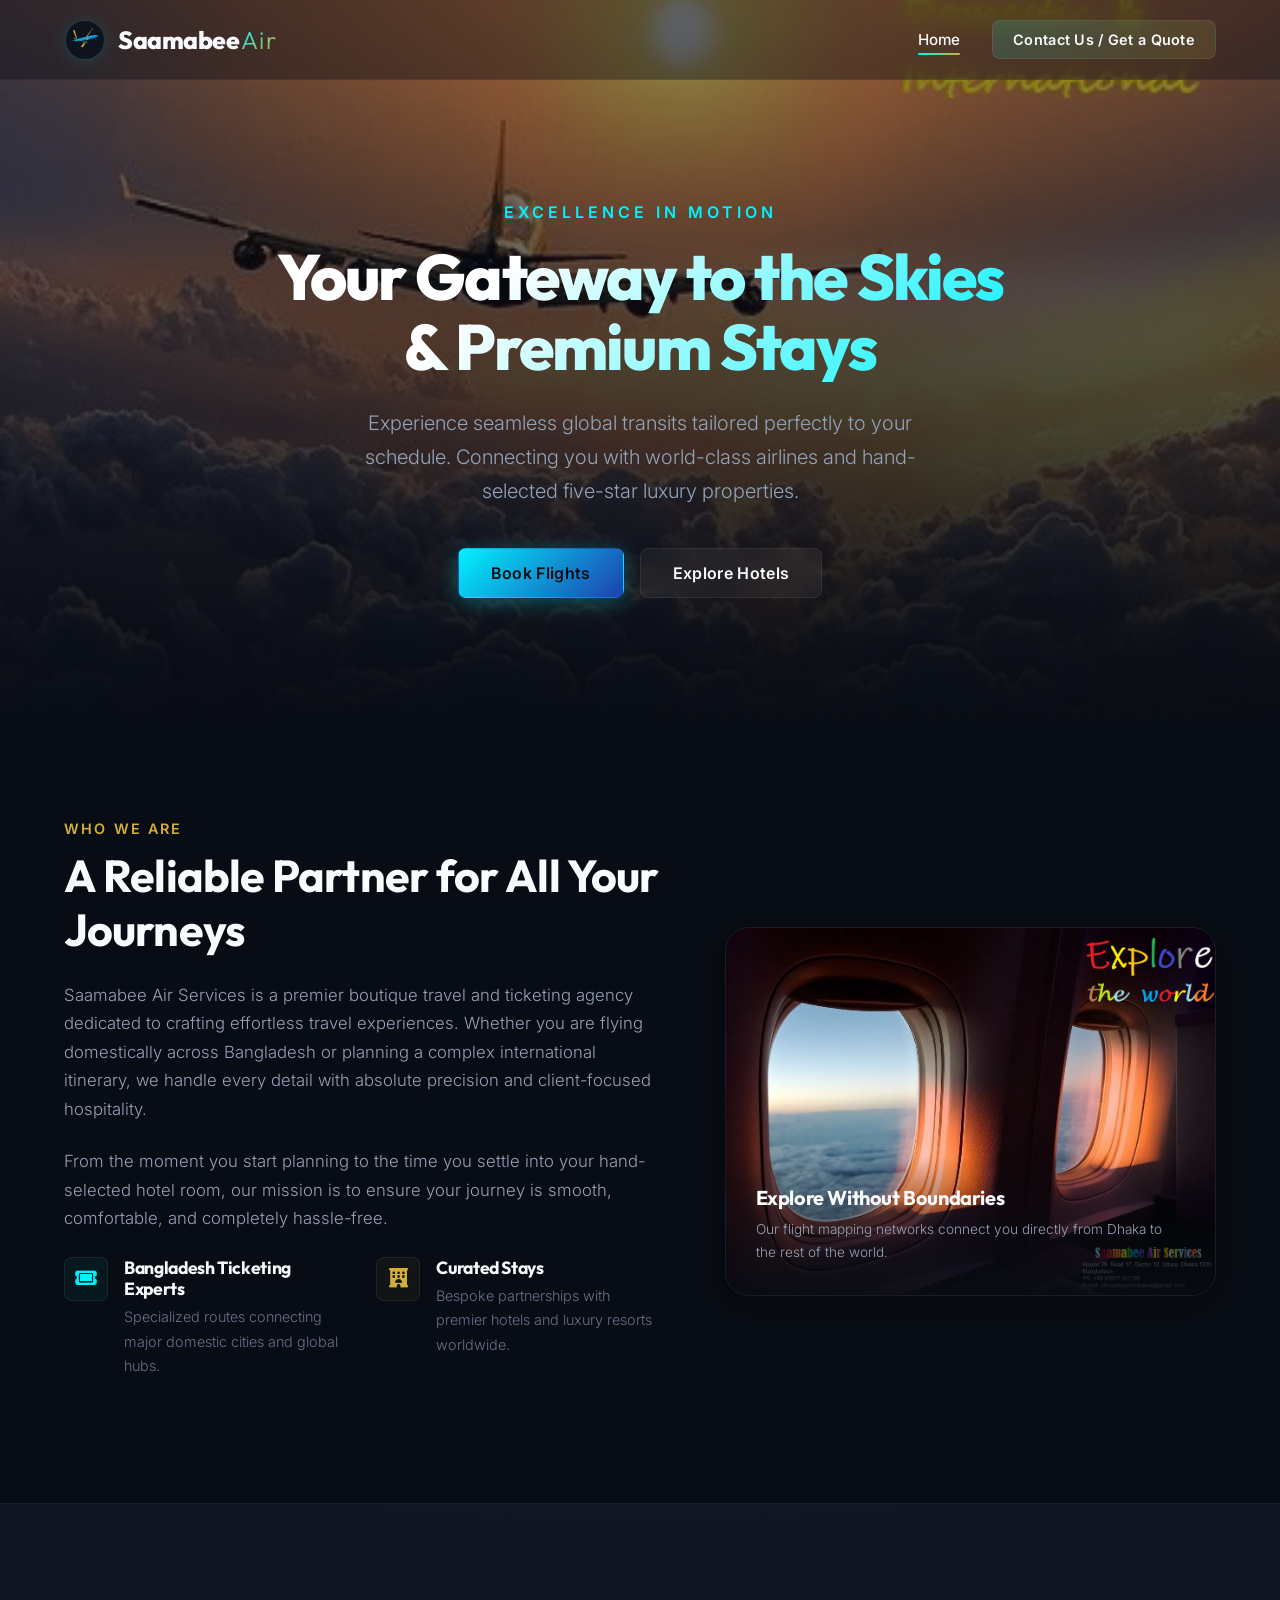
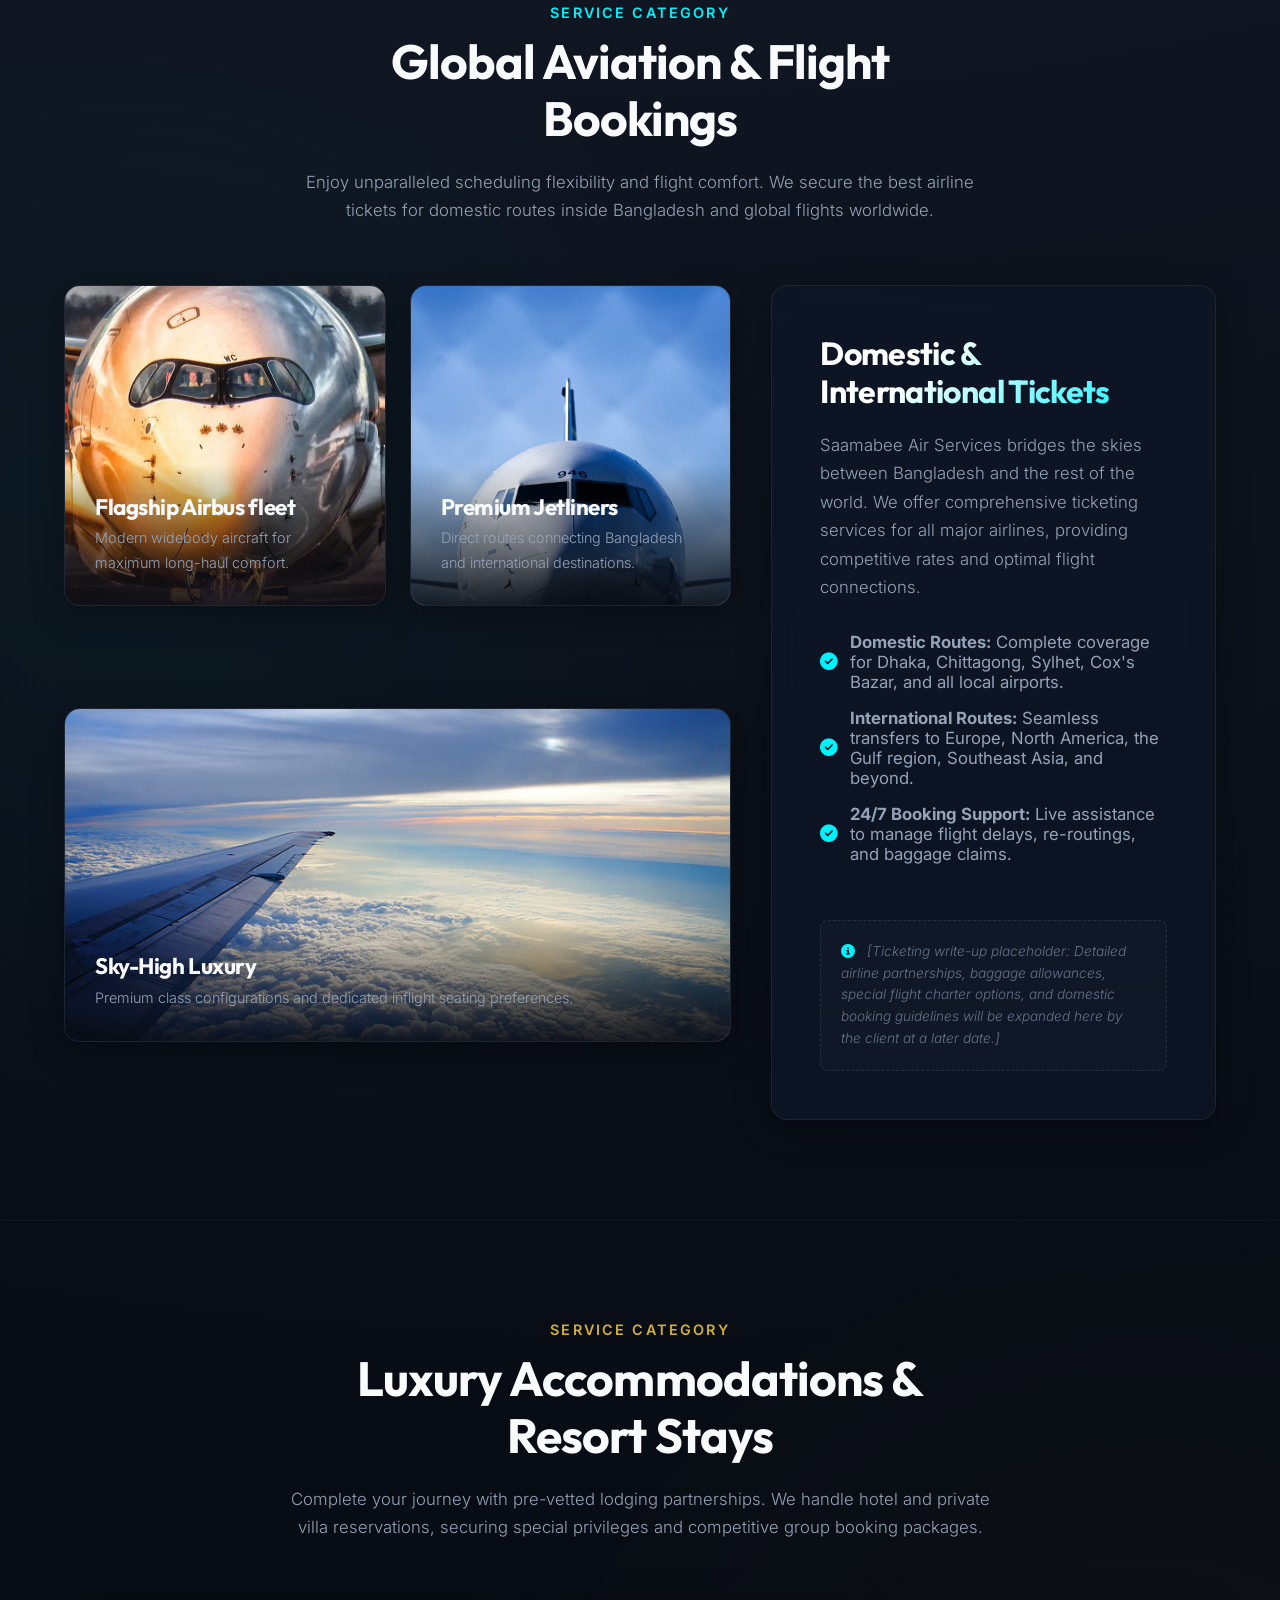
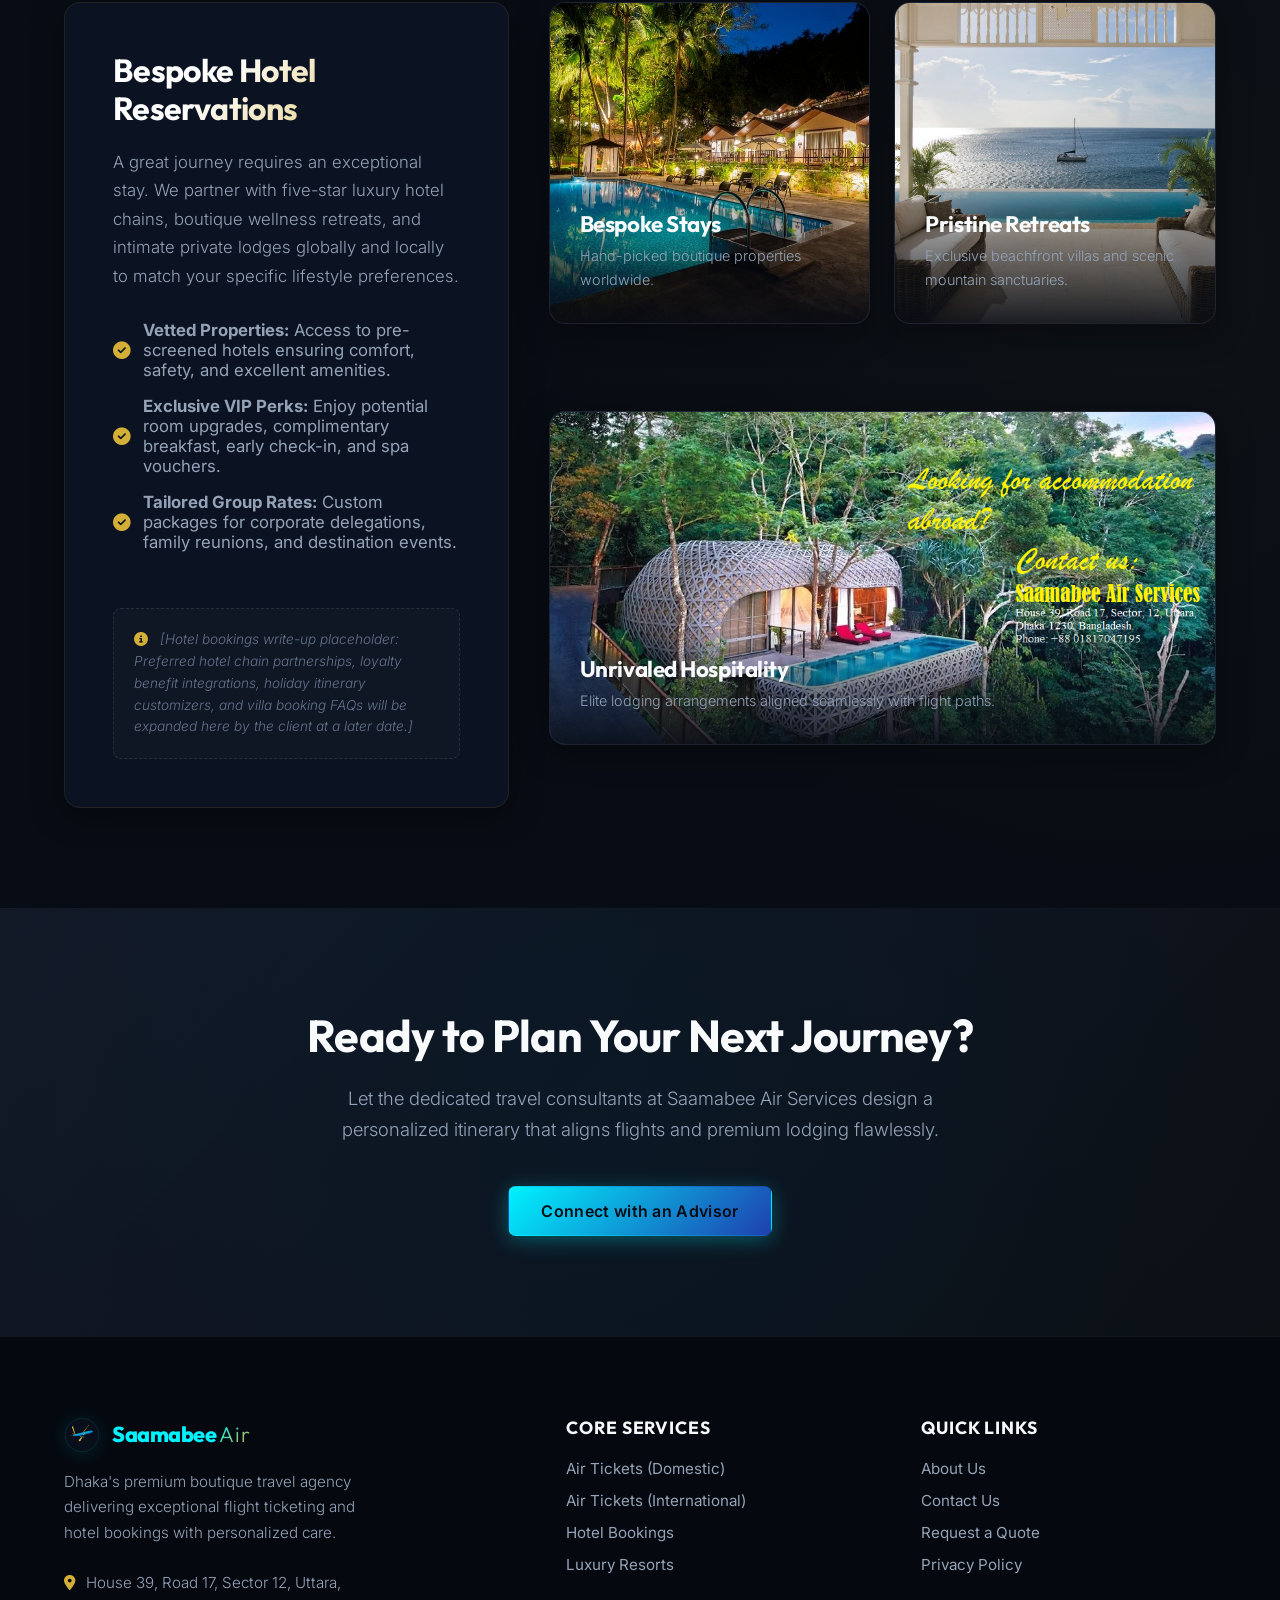
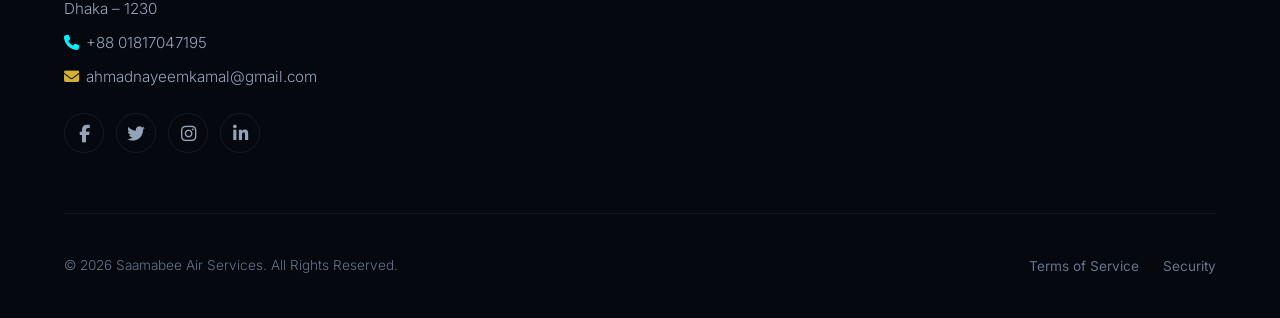
<file: public/index.html>
<!DOCTYPE html>
<html lang="en">
<head>
    <meta charset="UTF-8">
    <meta name="viewport" content="width=device-width, initial-scale=1.0">
    
    <!-- SEO Optimization -->
    <title>Saamabee Air Services | Premium Flights & Bespoke Stays in Bangladesh</title>
    <meta name="description" content="Saamabee Air Services is your reliable travel partner. We specialize in domestic and international airline tickets flying to and from Bangladesh, alongside premium hotel reservations worldwide.">
    <meta name="keywords" content="Saamabee Air Services, Bangladesh flights, domestic airline tickets, international flight booking, luxury hotels Bangladesh, travel agency Uttara, Dhaka flights">
    <meta name="author" content="Saamabee Air Services">
    
    <!-- Favicon -->
    <link rel="icon" type="image/svg+xml" href="favicon.svg">
    
    <!-- External Iconography -->
    <link rel="stylesheet" href="https://cdnjs.cloudflare.com/ajax/libs/font-awesome/6.4.0/css/all.min.css">
    
    <!-- Link to Premium Stylesheet -->
    <link rel="stylesheet" href="styles.css">
</head>
<body>

    <!-- 1. Header & Navigation -->
    <header id="main-header">
        <div class="container nav-container">
            <a href="index.html" class="logo" id="logo-link">
                <img src="favicon.svg" alt="Saamabee Air Services logo" class="logo-image">
                <span class="logo-text">Saamabee<span class="logo-subtext">Air</span></span>
            </a>
            
            <nav class="nav-links" role="navigation" aria-label="Main Navigation">
                <a href="index.html" class="nav-link active" id="nav-home">Home</a>
                <a href="contact.html" class="nav-cta" id="nav-contact-cta">Contact Us / Get a Quote</a>
            </nav>

            <button class="mobile-toggle" id="mobile-toggle-btn" aria-label="Toggle Navigation Menu">
                <i class="fa-solid fa-bars"></i>
            </button>
        </div>
    </header>

    <!-- 2. Hero Landing Section -->
    <section class="hero" id="hero-section">
        <div class="hero-bg" fetchpriority="high"></div>
        <div class="hero-overlay"></div>
        <div class="hero-content">
            <span class="hero-tagline">Excellence in Motion</span>
            <h1 class="gradient-text-sky">Your Gateway to the Skies & Premium Stays</h1>
            <p>Experience seamless global transits tailored perfectly to your schedule. Connecting you with world-class airlines and hand-selected five-star luxury properties.</p>
            <div class="hero-actions">
                <a href="#air-tickets" class="btn btn-primary">Book Flights</a>
                <a href="#accommodations" class="btn btn-secondary">Explore Hotels</a>
            </div>
        </div>
    </section>

    <!-- 3. Welcoming Introduction Section -->
    <section class="section-padding" id="introduction" style="position: relative; background: var(--bg-base);">
        <div class="container">
            <div class="intro-grid">
                <div class="intro-text">
                    <span class="intro-badge">Who We Are</span>
                    <h2>A Reliable Partner for All Your Journeys</h2>
                    <p>Saamabee Air Services is a premier boutique travel and ticketing agency dedicated to crafting effortless travel experiences. Whether you are flying domestically across Bangladesh or planning a complex international itinerary, we handle every detail with absolute precision and client-focused hospitality.</p>
                    <p>From the moment you start planning to the time you settle into your hand-selected hotel room, our mission is to ensure your journey is smooth, comfortable, and completely hassle-free.</p>
                    
                    <div class="features-list">
                        <div class="feature-item air">
                            <div class="feature-icon-wrapper">
                                <i class="fa-solid fa-ticket"></i>
                            </div>
                            <div>
                                <h4>Bangladesh Ticketing Experts</h4>
                                <p>Specialized routes connecting major domestic cities and global hubs.</p>
                            </div>
                        </div>
                        <div class="feature-item hotel">
                            <div class="feature-icon-wrapper">
                                <i class="fa-solid fa-hotel"></i>
                            </div>
                            <div>
                                <h4>Curated Stays</h4>
                                <p>Bespoke partnerships with premier hotels and luxury resorts worldwide.</p>
                            </div>
                        </div>
                    </div>
                </div>
                
                <div class="intro-visual">
                    <img src="saamabee-explore-the-world-cabin-window.png" alt="Stunning view of the sky from a luxury cabin window">
                    <div class="intro-visual-overlay">
                        <h4 style="font-size: 1.25rem; font-weight: 700; margin-bottom: 8px;">Explore Without Boundaries</h4>
                        <p style="font-size: 0.85rem; color: var(--text-secondary); margin-bottom: 0;">Our flight mapping networks connect you directly from Dhaka to the rest of the world.</p>
                    </div>
                </div>
            </div>
        </div>
    </section>

    <!-- 4. Service Category 1: Air Tickets -->
    <section class="section-padding" id="air-tickets" style="background: radial-gradient(circle at 10% 50%, rgba(0, 242, 254, 0.03) 0%, transparent 50%); border-top: 1px solid rgba(255, 255, 255, 0.03);">
        <div class="container">
            <div class="section-header">
                <span class="section-tag tag-air">Service Category</span>
                <h2>Global Aviation & Flight Bookings</h2>
                <p>Enjoy unparalleled scheduling flexibility and flight comfort. We secure the best airline tickets for domestic routes inside Bangladesh and global flights worldwide.</p>
            </div>

            <div class="ticket-grid">
                <!-- Interactive Cards Grid showcasing aircraft images -->
                <div class="cards-showcase">
                    <div class="service-card glass-panel" id="aircraft-card-1">
                        <img src="airbus-a350-nose-sunset.jpg" alt="A350 aircraft nose highlighted by a sunset glow" loading="lazy">
                        <div class="card-overlay">
                            <h3>Flagship Airbus fleet</h3>
                            <p>Modern widebody aircraft for maximum long-haul comfort.</p>
                        </div>
                    </div>
                    
                    <div class="service-card glass-panel" id="aircraft-card-2">
                        <img src="boeing-airplane-nose-sky-front.jpg" alt="Boeing airplane nose climbing majestically into blue skies" loading="lazy">
                        <div class="card-overlay">
                            <h3>Premium Jetliners</h3>
                            <p>Direct routes connecting Bangladesh and international destinations.</p>
                        </div>
                    </div>

                    <div class="service-card glass-panel" id="aircraft-card-3" style="grid-column: span 2; aspect-ratio: 2 / 1;">
                        <img src="airplane-wing-clouds-blue-sky.png" alt="Airliner wing sailing smoothly over clouds" loading="lazy">
                        <div class="card-overlay">
                            <h3>Sky-High Luxury</h3>
                            <p>Premium class configurations and dedicated inflight seating preferences.</p>
                        </div>
                    </div>
                </div>

                <!-- Descriptive Panel with Placeholders -->
                <div class="service-info-panel glass-panel">
                    <h3 class="gradient-text-sky">Domestic & International Tickets</h3>
                    <p>Saamabee Air Services bridges the skies between Bangladesh and the rest of the world. We offer comprehensive ticketing services for all major airlines, providing competitive rates and optimal flight connections.</p>
                    
                    <ul class="info-list">
                        <li>
                            <i class="fa-solid fa-circle-check"></i>
                            <span><strong>Domestic Routes:</strong> Complete coverage for Dhaka, Chittagong, Sylhet, Cox's Bazar, and all local airports.</span>
                        </li>
                        <li>
                            <i class="fa-solid fa-circle-check"></i>
                            <span><strong>International Routes:</strong> Seamless transfers to Europe, North America, the Gulf region, Southeast Asia, and beyond.</span>
                        </li>
                        <li>
                            <i class="fa-solid fa-circle-check"></i>
                            <span><strong>24/7 Booking Support:</strong> Live assistance to manage flight delays, re-routings, and baggage claims.</span>
                        </li>
                    </ul>

                    <!-- Text Placeholder Area -->
                    <div style="background: rgba(255, 255, 255, 0.02); padding: 20px; border-radius: var(--border-radius-sm); border: 1px dashed rgba(255, 255, 255, 0.1);">
                        <p style="font-size: 0.85rem; color: var(--text-muted); line-height: 1.6; margin-bottom: 0;">
                            <i class="fa-solid fa-circle-info" style="color: var(--accent-sky); margin-right: 8px;"></i>
                            <em>[Ticketing write-up placeholder: Detailed airline partnerships, baggage allowances, special flight charter options, and domestic booking guidelines will be expanded here by the client at a later date.]</em>
                        </p>
                    </div>
                </div>
            </div>
        </div>
    </section>

    <!-- 5. Service Category 2: Accommodation -->
    <section class="section-padding" id="accommodations" style="background: radial-gradient(circle at 90% 50%, rgba(212, 175, 55, 0.03) 0%, transparent 50%); border-top: 1px solid rgba(255, 255, 255, 0.03);">
        <div class="container">
            <div class="section-header">
                <span class="section-tag tag-hotel">Service Category</span>
                <h2>Luxury Accommodations & Resort Stays</h2>
                <p>Complete your journey with pre-vetted lodging partnerships. We handle hotel and private villa reservations, securing special privileges and competitive group booking packages.</p>
            </div>

            <div class="accommodation-grid">
                <!-- Descriptive Panel with Placeholders -->
                <div class="service-info-panel glass-panel" style="border-color: rgba(var(--accent-luxury-rgb), 0.1);">
                    <h3 class="gradient-text-luxury">Bespoke Hotel Reservations</h3>
                    <p>A great journey requires an exceptional stay. We partner with five-star luxury hotel chains, boutique wellness retreats, and intimate private lodges globally and locally to match your specific lifestyle preferences.</p>
                    
                    <ul class="info-list hotel-info">
                        <li>
                            <i class="fa-solid fa-circle-check"></i>
                            <span><strong>Vetted Properties:</strong> Access to pre-screened hotels ensuring comfort, safety, and excellent amenities.</span>
                        </li>
                        <li>
                            <i class="fa-solid fa-circle-check"></i>
                            <span><strong>Exclusive VIP Perks:</strong> Enjoy potential room upgrades, complimentary breakfast, early check-in, and spa vouchers.</span>
                        </li>
                        <li>
                            <i class="fa-solid fa-circle-check"></i>
                            <span><strong>Tailored Group Rates:</strong> Custom packages for corporate delegations, family reunions, and destination events.</span>
                        </li>
                    </ul>

                    <!-- Text Placeholder Area -->
                    <div style="background: rgba(255, 255, 255, 0.02); padding: 20px; border-radius: var(--border-radius-sm); border: 1px dashed rgba(255, 255, 255, 0.1);">
                        <p style="font-size: 0.85rem; color: var(--text-muted); line-height: 1.6; margin-bottom: 0;">
                            <i class="fa-solid fa-circle-info" style="color: var(--accent-luxury); margin-right: 8px;"></i>
                            <em>[Hotel bookings write-up placeholder: Preferred hotel chain partnerships, loyalty benefit integrations, holiday itinerary customizers, and villa booking FAQs will be expanded here by the client at a later date.]</em>
                        </p>
                    </div>
                </div>

                <!-- Interactive Cards Grid showcasing hotel images -->
                <div class="cards-showcase">
                    <div class="service-card hotel-card glass-panel" id="hotel-card-1">
                        <img src="luxury-resort-swimming-pool-night.jpg" alt="Stunning swimming pool deck at a luxury five-star resort at night" loading="lazy">
                        <div class="card-overlay">
                            <h3>Bespoke Stays</h3>
                            <p>Hand-picked boutique properties worldwide.</p>
                        </div>
                    </div>
                    
                    <div class="service-card hotel-card glass-panel" id="hotel-card-2">
                        <img src="sugar-beach-viceroy-resort.jpg" alt="Luxury beachfront villa patio looking directly onto pristine white sands" loading="lazy">
                        <div class="card-overlay">
                            <h3>Pristine Retreats</h3>
                            <p>Exclusive beachfront villas and scenic mountain sanctuaries.</p>
                        </div>
                    </div>

                    <div class="service-card hotel-card glass-panel" id="hotel-card-3" style="grid-column: span 2; aspect-ratio: 2 / 1;">
                        <img src="saamabee-accommodation-tropical-villa-ad.png" alt="Luxury tropical pool deck villa advertisement banner" loading="lazy">
                        <div class="card-overlay">
                            <h3>Unrivaled Hospitality</h3>
                            <p>Elite lodging arrangements aligned seamlessly with flight paths.</p>
                        </div>
                    </div>
                </div>
            </div>
        </div>
    </section>

    <!-- 6. Call-to-action Section banner -->
    <section class="section-padding" style="background: linear-gradient(135deg, rgba(15, 23, 42, 0.85) 0%, rgba(8, 12, 20, 0.95) 100%); border-top: 1px solid rgba(255, 255, 255, 0.03); text-align: center; position: relative; overflow: hidden;">
        <div style="position: absolute; top:-50%; left:-50%; width:200%; height:200%; background: radial-gradient(circle, rgba(0,242,254,0.03) 0%, rgba(212,175,55,0.02) 50%, transparent 100%); z-index:0; pointer-events: none;"></div>
        <div class="container" style="position: relative; z-index: 1;">
            <h2 style="font-size: 2.8rem; margin-bottom: 20px;">Ready to Plan Your Next Journey?</h2>
            <p style="max-width: 600px; margin: 0 auto 40px auto; font-size: 1.15rem;">Let the dedicated travel consultants at Saamabee Air Services design a personalized itinerary that aligns flights and premium lodging flawlessly.</p>
            <a href="contact.html" class="btn btn-primary">Connect with an Advisor</a>
        </div>
    </section>

    <!-- 7. Footer -->
    <footer>
        <div class="container">
            <div class="footer-grid">
                <div class="footer-brand">
                    <h3 class="logo" style="font-size: 1.4rem; pointer-events: none;">
                        <img src="favicon.svg" alt="Saamabee Air Services logo" class="logo-image" style="width: 36px; height: 36px;">
                        <span class="logo-text" style="font-size: 1.35rem;">Saamabee<span class="logo-subtext">Air</span></span>
                    </h3>
                    <p>Dhaka's premium boutique travel agency delivering exceptional flight ticketing and hotel bookings with personalized care.</p>
                    <div class="footer-contact-info" style="margin-bottom: 24px; font-size: 0.9rem; color: var(--text-secondary); line-height: 1.6;">
                        <p style="margin-bottom: 8px;"><i class="fa-solid fa-location-dot" style="color: var(--accent-luxury); margin-right: 8px; width: 14px;"></i>House 39, Road 17, Sector 12, Uttara, Dhaka – 1230</p>
                        <p style="margin-bottom: 8px;"><i class="fa-solid fa-phone" style="color: var(--accent-sky); margin-right: 8px; width: 14px;"></i><a href="tel:+8801817047195" style="color: inherit;">+88 01817047195</a></p>
                        <p><i class="fa-solid fa-envelope" style="color: var(--accent-luxury); margin-right: 8px; width: 14px;"></i><a href="mailto:ahmadnayeemkamal@gmail.com" style="color: inherit;">ahmadnayeemkamal@gmail.com</a></p>
                    </div>
                    <div class="footer-socials">
                        <a href="#" class="social-link" aria-label="Facebook"><i class="fa-brands fa-facebook-f"></i></a>
                        <a href="#" class="social-link" aria-label="Twitter"><i class="fa-brands fa-twitter"></i></a>
                        <a href="#" class="social-link" aria-label="Instagram"><i class="fa-brands fa-instagram"></i></a>
                        <a href="#" class="social-link" aria-label="LinkedIn"><i class="fa-brands fa-linkedin-in"></i></a>
                    </div>
                </div>
                
                <div class="footer-links">
                    <h4>Core Services</h4>
                    <ul>
                        <li><a href="#air-tickets">Air Tickets (Domestic)</a></li>
                        <li><a href="#air-tickets">Air Tickets (International)</a></li>
                        <li><a href="#accommodations">Hotel Bookings</a></li>
                        <li><a href="#accommodations">Luxury Resorts</a></li>
                    </ul>
                </div>
                
                <div class="footer-links">
                    <h4>Quick Links</h4>
                    <ul>
                        <li><a href="#introduction">About Us</a></li>
                        <li><a href="contact.html">Contact Us</a></li>
                        <li><a href="contact.html">Request a Quote</a></li>
                        <li><a href="#">Privacy Policy</a></li>
                    </ul>
                </div>
            </div>
            
            <div class="footer-bottom">
                <p>&copy; 2026 Saamabee Air Services. All Rights Reserved.</p>
                <div class="footer-legal">
                    <a href="#">Terms of Service</a>
                    <a href="#">Security</a>
                </div>
            </div>
        </div>
    </footer>

    <script>
        const mobileToggle = document.getElementById('mobile-toggle-btn');
        const navLinks = document.querySelector('.nav-links');

        mobileToggle.addEventListener('click', () => {
            navLinks.classList.toggle('open');
            const icon = mobileToggle.querySelector('i');
            if (navLinks.classList.contains('open')) {
                icon.className = 'fa-solid fa-xmark';
            } else {
                icon.className = 'fa-solid fa-bars';
            }
        });

        // Close menu when navigation link is clicked (crucial for anchor transitions)
        const links = navLinks.querySelectorAll('a');
        links.forEach(link => {
            link.addEventListener('click', () => {
                navLinks.classList.remove('open');
                mobileToggle.querySelector('i').className = 'fa-solid fa-bars';
            });
        });
    </script>
</body>
</html>
</file>
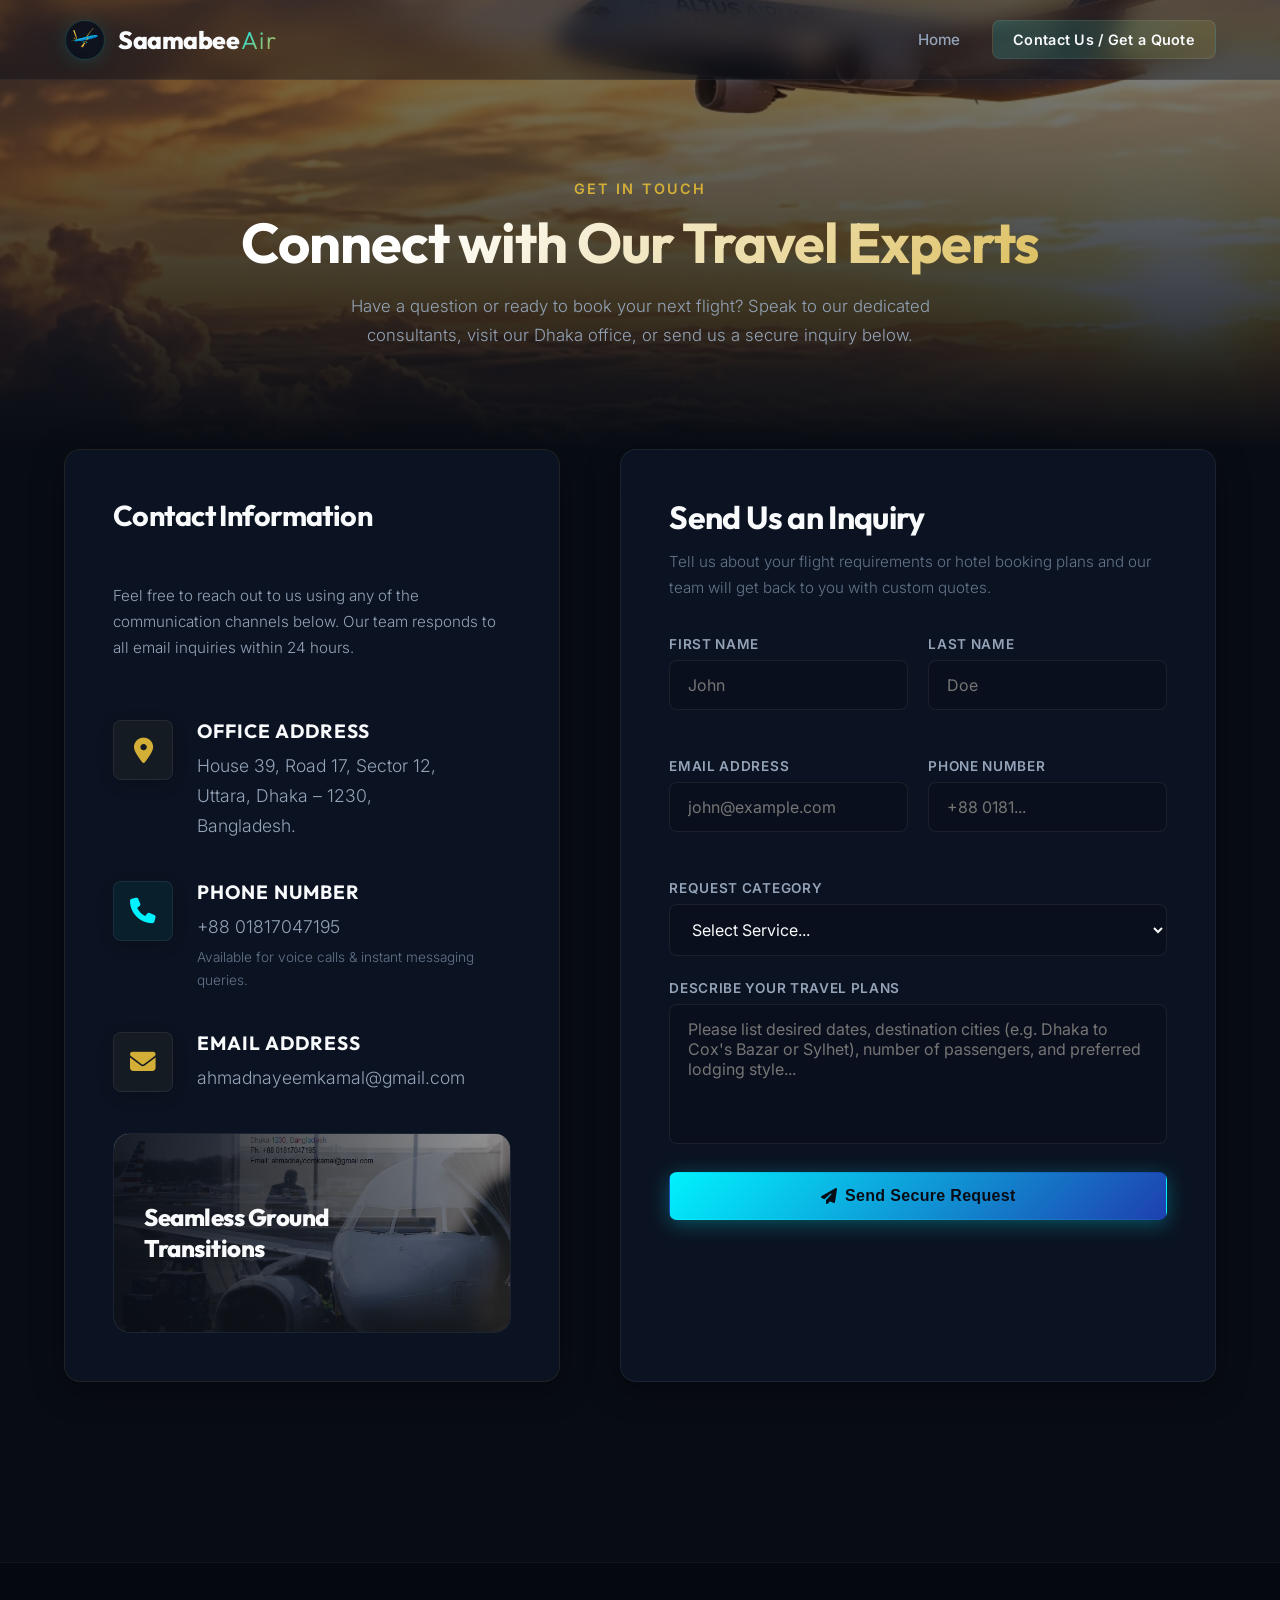
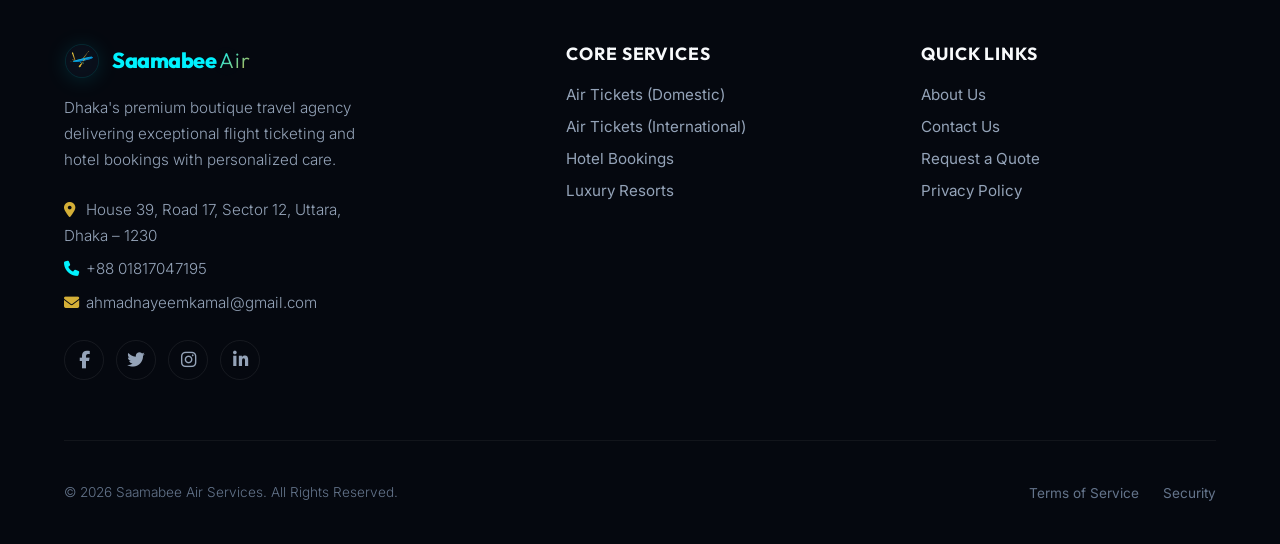
<file: public/contact.html>
<!DOCTYPE html>
<html lang="en">
<head>
    <meta charset="UTF-8">
    <meta name="viewport" content="width=device-width, initial-scale=1.0">
    
    <!-- SEO Optimization -->
    <title>Contact Us | Saamabee Air Services Uttara Dhaka</title>
    <meta name="description" content="Get in touch with Saamabee Air Services. Visit our Uttara office in Dhaka, phone us at +88 01817047195, or email ahmadnayeemkamal@gmail.com to book airline tickets and hotel reservations.">
    <meta name="keywords" content="Saamabee Air Services contact, travel agency Uttara, Dhaka ticketing agency phone, buy air ticket Dhaka, Bangladesh tour operator contact">
    <meta name="author" content="Saamabee Air Services">
    
    <!-- Favicon -->
    <link rel="icon" type="image/svg+xml" href="favicon.svg">
    
    <!-- External Iconography -->
    <link rel="stylesheet" href="https://cdnjs.cloudflare.com/ajax/libs/font-awesome/6.4.0/css/all.min.css">
    
    <!-- Link to Premium Stylesheet -->
    <link rel="stylesheet" href="styles.css">
</head>
<body>

    <!-- 1. Header & Navigation (Identical to index.html) -->
    <header id="main-header">
        <div class="container nav-container">
            <a href="index.html" class="logo" id="logo-link">
                <img src="favicon.svg" alt="Saamabee Air Services logo" class="logo-image">
                <span class="logo-text">Saamabee<span class="logo-subtext">Air</span></span>
            </a>
            
            <nav class="nav-links" role="navigation" aria-label="Main Navigation">
                <a href="index.html" class="nav-link" id="nav-home">Home</a>
                <a href="contact.html" class="nav-cta" id="nav-contact-cta">Contact Us / Get a Quote</a>
            </nav>

            <button class="mobile-toggle" id="mobile-toggle-btn" aria-label="Toggle Navigation Menu">
                <i class="fa-solid fa-bars"></i>
            </button>
        </div>
    </header>

    <!-- 2. Contact Hero Header -->
    <section class="contact-hero">
        <div class="contact-hero-bg"></div>
        <div class="contact-hero-overlay"></div>
        <div class="container" style="position: relative; z-index: 10;">
            <span class="intro-badge">Get In Touch</span>
            <h1 class="gradient-text-luxury">Connect with Our Travel Experts</h1>
            <p>Have a question or ready to book your next flight? Speak to our dedicated consultants, visit our Dhaka office, or send us a secure inquiry below.</p>
        </div>
    </section>

    <!-- 3. Contact Main Layout (Two-Column grid) -->
    <section style="background: var(--bg-base); padding-bottom: 100px;">
        <div class="container">
            <div class="contact-container-grid">
                
                <!-- Left Column: Precise Details & Visual Banner -->
                <div class="contact-details glass-panel" style="border-color: rgba(var(--accent-luxury-rgb), 0.1);">
                    <h2 style="font-size: 1.8rem; margin-bottom: 10px;">Contact Information</h2>
                    <p style="font-size: 0.95rem; color: var(--text-secondary); margin-bottom: 20px;">Feel free to reach out to us using any of the communication channels below. Our team responds to all email inquiries within 24 hours.</p>
                    
                    <!-- Address Detail -->
                    <div class="contact-method">
                        <div class="contact-icon">
                            <i class="fa-solid fa-location-dot"></i>
                        </div>
                        <div class="contact-method-text">
                            <h3>Office Address</h3>
                            <p>House 39, Road 17, Sector 12,<br>Uttara, Dhaka – 1230,<br>Bangladesh.</p>
                        </div>
                    </div>

                    <!-- Phone Detail -->
                    <div class="contact-method air">
                        <div class="contact-icon">
                            <i class="fa-solid fa-phone"></i>
                        </div>
                        <div class="contact-method-text">
                            <h3>Phone Number</h3>
                            <p><a href="tel:+8801817047195" id="contact-phone-link">+88 01817047195</a></p>
                            <p style="font-size: 0.85rem; color: var(--text-muted); margin-top: 4px;">Available for voice calls & instant messaging queries.</p>
                        </div>
                    </div>

                    <!-- Email Detail -->
                    <div class="contact-method">
                        <div class="contact-icon">
                            <i class="fa-solid fa-envelope"></i>
                        </div>
                        <div class="contact-method-text">
                            <h3>Email Address</h3>
                            <p><a href="mailto:ahmadnayeemkamal@gmail.com" id="contact-email-link">ahmadnayeemkamal@gmail.com</a></p>
                        </div>
                    </div>

                    <!-- Visual banner showing the airport banner -->
                    <div class="contact-banner-card">
                        <img src="saamabee-airport-contact-info-banner.jpg" alt="Dhaka airport check-in desks and travel information banner image">
                        <div class="contact-banner-overlay">
                            <h4>Seamless Ground Transitions</h4>
                        </div>
                    </div>
                </div>

                <!-- Right Column: Sleek Glass Contact Form -->
                <div class="contact-form-panel glass-panel">
                    <h3>Send Us an Inquiry</h3>
                    <p>Tell us about your flight requirements or hotel booking plans and our team will get back to you with custom quotes.</p>
                    
                    <form id="inquiry-form" action="#" onsubmit="event.preventDefault(); alert('Thank you! Your inquiry has been securely sent. A Saamabee representative will contact you shortly.'); this.reset();">
                        <div class="form-group-row">
                            <div class="form-group">
                                <label for="first-name" class="form-label">First Name</label>
                                <input type="text" id="first-name" class="form-control" placeholder="John" required>
                            </div>
                            <div class="form-group">
                                <label for="last-name" class="form-label">Last Name</label>
                                <input type="text" id="last-name" class="form-control" placeholder="Doe" required>
                            </div>
                        </div>

                        <div class="form-group-row">
                            <div class="form-group">
                                <label for="email" class="form-label">Email Address</label>
                                <input type="email" id="email" class="form-control" placeholder="john@example.com" required>
                            </div>
                            <div class="form-group">
                                <label for="phone" class="form-label">Phone Number</label>
                                <input type="tel" id="phone" class="form-control" placeholder="+88 0181..." required>
                            </div>
                        </div>

                        <div class="form-group">
                            <label for="travel-type" class="form-label">Request Category</label>
                            <select id="travel-type" class="form-control" style="background-image: none;" required>
                                <option value="" disabled selected hidden>Select Service...</option>
                                <option value="flights-only">Air Tickets Only (Domestic/International)</option>
                                <option value="hotels-only">Hotel Reservations Only</option>
                                <option value="flights-hotels">Combined Flight & Hotel Package</option>
                                <option value="others">Other Travel Query</option>
                            </select>
                        </div>

                        <div class="form-group">
                            <label for="message" class="form-label">Describe Your Travel Plans</label>
                            <textarea id="message" class="form-control" placeholder="Please list desired dates, destination cities (e.g. Dhaka to Cox's Bazar or Sylhet), number of passengers, and preferred lodging style..." required></textarea>
                        </div>

                        <button type="submit" class="btn btn-primary" style="width: 100%;">
                            <i class="fa-solid fa-paper-plane" style="margin-right: 8px;"></i>
                            Send Secure Request
                        </button>
                    </form>
                </div>

            </div>
        </div>
    </section>

    <!-- 4. Footer (Identical to index.html) -->
    <footer>
        <div class="container">
            <div class="footer-grid">
                <div class="footer-brand">
                    <h3 class="logo" style="font-size: 1.4rem; pointer-events: none;">
                        <img src="favicon.svg" alt="Saamabee Air Services logo" class="logo-image" style="width: 36px; height: 36px;">
                        <span class="logo-text" style="font-size: 1.35rem;">Saamabee<span class="logo-subtext">Air</span></span>
                    </h3>
                    <p>Dhaka's premium boutique travel agency delivering exceptional flight ticketing and hotel bookings with personalized care.</p>
                    <div class="footer-contact-info" style="margin-bottom: 24px; font-size: 0.9rem; color: var(--text-secondary); line-height: 1.6;">
                        <p style="margin-bottom: 8px;"><i class="fa-solid fa-location-dot" style="color: var(--accent-luxury); margin-right: 8px; width: 14px;"></i>House 39, Road 17, Sector 12, Uttara, Dhaka – 1230</p>
                        <p style="margin-bottom: 8px;"><i class="fa-solid fa-phone" style="color: var(--accent-sky); margin-right: 8px; width: 14px;"></i><a href="tel:+8801817047195" style="color: inherit;">+88 01817047195</a></p>
                        <p><i class="fa-solid fa-envelope" style="color: var(--accent-luxury); margin-right: 8px; width: 14px;"></i><a href="mailto:ahmadnayeemkamal@gmail.com" style="color: inherit;">ahmadnayeemkamal@gmail.com</a></p>
                    </div>
                    <div class="footer-socials">
                        <a href="#" class="social-link" aria-label="Facebook"><i class="fa-brands fa-facebook-f"></i></a>
                        <a href="#" class="social-link" aria-label="Twitter"><i class="fa-brands fa-twitter"></i></a>
                        <a href="#" class="social-link" aria-label="Instagram"><i class="fa-brands fa-instagram"></i></a>
                        <a href="#" class="social-link" aria-label="LinkedIn"><i class="fa-brands fa-linkedin-in"></i></a>
                    </div>
                </div>
                
                <div class="footer-links">
                    <h4>Core Services</h4>
                    <ul>
                        <li><a href="index.html#air-tickets">Air Tickets (Domestic)</a></li>
                        <li><a href="index.html#air-tickets">Air Tickets (International)</a></li>
                        <li><a href="index.html#accommodations">Hotel Bookings</a></li>
                        <li><a href="index.html#accommodations">Luxury Resorts</a></li>
                    </ul>
                </div>
                
                <div class="footer-links">
                    <h4>Quick Links</h4>
                    <ul>
                        <li><a href="index.html#introduction">About Us</a></li>
                        <li><a href="contact.html">Contact Us</a></li>
                        <li><a href="contact.html">Request a Quote</a></li>
                        <li><a href="#">Privacy Policy</a></li>
                    </ul>
                </div>
            </div>
            
            <div class="footer-bottom">
                <p>&copy; 2026 Saamabee Air Services. All Rights Reserved.</p>
                <div class="footer-legal">
                    <a href="#">Terms of Service</a>
                    <a href="#">Security</a>
                </div>
            </div>
        </div>
    </footer>

    <script>
        const mobileToggle = document.getElementById('mobile-toggle-btn');
        const navLinks = document.querySelector('.nav-links');

        mobileToggle.addEventListener('click', () => {
            navLinks.classList.toggle('open');
            const icon = mobileToggle.querySelector('i');
            if (navLinks.classList.contains('open')) {
                icon.className = 'fa-solid fa-xmark';
            } else {
                icon.className = 'fa-solid fa-bars';
            }
        });

        // Close menu when navigation link is clicked
        const links = navLinks.querySelectorAll('a');
        links.forEach(link => {
            link.addEventListener('click', () => {
                navLinks.classList.remove('open');
                mobileToggle.querySelector('i').className = 'fa-solid fa-bars';
            });
        });
    </script>
</body>
</html>
</file>
<file: public/styles.css>
/* ==========================================================================
   Saamabee Air Services - Premium Global Stylesheet
   Theme: Sleek Dark Glassmorphism with Dual Accents (Cyan & Gold)
   ========================================================================== */

/* 1. Imports & Typography */
@import url('https://fonts.googleapis.com/css2?family=Inter:wght@300;400;500;600;700&family=Outfit:wght@300;400;500;600;700;800&display=swap');

/* 2. Design Tokens & CSS Variables */
:root {
    /* Color System */
    --bg-base: #080c14;
    --bg-surface: #0f172a;
    --bg-surface-rgb: 15, 23, 42;
    
    /* Accents */
    --accent-sky: #00f2fe;          /* Cyan for Air Tickets */
    --accent-sky-rgb: 0, 242, 254;
    --accent-sky-glow: rgba(0, 242, 254, 0.15);
    
    --accent-luxury: #d4af37;       /* Royal Gold for Accommodations */
    --accent-luxury-rgb: 212, 175, 55;
    --accent-luxury-glow: rgba(212, 175, 55, 0.15);
    
    /* Typography */
    --text-primary: #f8fafc;
    --text-secondary: #94a3b8;
    --text-muted: #64748b;
    
    /* Glassmorphism Elements */
    --glass-bg: rgba(15, 23, 42, 0.65);
    --glass-bg-hover: rgba(30, 41, 59, 0.8);
    --glass-border: rgba(255, 255, 255, 0.07);
    --glass-border-hover: rgba(255, 255, 255, 0.15);
    --glass-shadow: 0 8px 32px 0 rgba(0, 0, 0, 0.37);
    
    /* Layout Constants */
    --max-width: 1200px;
    --nav-height: 80px;
    --border-radius-sm: 8px;
    --border-radius-md: 16px;
    --border-radius-lg: 24px;
    
    /* Transitions */
    --transition-smooth: all 0.4s cubic-bezier(0.16, 1, 0.3, 1);
    --transition-fast: all 0.2s ease;
}

/* 3. Base Styles & Resets */
*, *::before, *::after {
    box-sizing: border-box;
    margin: 0;
    padding: 0;
}

html {
    scroll-behavior: smooth;
    font-family: 'Inter', sans-serif;
    background-color: var(--bg-base);
    color: var(--text-primary);
    -webkit-font-smoothing: antialiased;
}

body {
    min-height: 100vh;
    display: flex;
    flex-direction: column;
    overflow-x: hidden;
    background: radial-gradient(circle at 50% -20%, #1e293b 0%, var(--bg-base) 65%);
}

/* Custom Scrollbar */
::-webkit-scrollbar {
    width: 10px;
}

::-webkit-scrollbar-track {
    background: var(--bg-base);
}

::-webkit-scrollbar-thumb {
    background: rgba(255, 255, 255, 0.1);
    border-radius: 5px;
    border: 2px solid var(--bg-base);
    transition: var(--transition-fast);
}

::-webkit-scrollbar-thumb:hover {
    background: rgba(255, 255, 255, 0.25);
}

/* Typography Presets */
h1, h2, h3, h4, h5, h6 {
    font-family: 'Outfit', sans-serif;
    font-weight: 700;
    letter-spacing: -0.02em;
    line-height: 1.2;
}

p {
    font-size: 1.05rem;
    line-height: 1.7;
    color: var(--text-secondary);
    font-weight: 300;
}

a {
    color: inherit;
    text-decoration: none;
    transition: var(--transition-fast);
}

/* Utility Containers */
.container {
    max-width: var(--max-width);
    margin: 0 auto;
    padding: 0 24px;
    width: 100%;
}

.section-padding {
    padding: 100px 0;
}

/* Gradient Text */
.gradient-text-sky {
    background: linear-gradient(135deg, #ffffff 30%, var(--accent-sky) 100%);
    -webkit-background-clip: text;
    -webkit-text-fill-color: transparent;
}

.gradient-text-luxury {
    background: linear-gradient(135deg, #ffffff 30%, var(--accent-luxury) 100%);
    -webkit-background-clip: text;
    -webkit-text-fill-color: transparent;
}

/* 4. Glassmorphism Components */
.glass-panel {
    background: var(--glass-bg);
    backdrop-filter: blur(16px);
    -webkit-backdrop-filter: blur(16px);
    border: 1px solid var(--glass-border);
    border-radius: var(--border-radius-md);
    box-shadow: var(--glass-shadow);
    transition: var(--transition-smooth);
}

.glass-panel:hover {
    border-color: var(--glass-border-hover);
    background: var(--glass-bg-hover);
}

/* 5. Header & Navigation */
header {
    position: fixed;
    top: 0;
    left: 0;
    right: 0;
    height: var(--nav-height);
    z-index: 1000;
    background: rgba(8, 12, 20, 0.4);
    backdrop-filter: blur(12px);
    -webkit-backdrop-filter: blur(12px);
    border-bottom: 1px solid rgba(255, 255, 255, 0.05);
    transition: var(--transition-smooth);
}

.nav-container {
    display: flex;
    justify-content: space-between;
    align-items: center;
    height: 100%;
}

.logo {
    display: flex;
    align-items: center;
    gap: 12px;
    font-family: 'Outfit', sans-serif;
    color: var(--text-primary);
    transition: var(--transition-smooth);
}

/* Brand Logo Image */
.logo-image {
    width: 42px;
    height: 42px;
    object-fit: contain;
    transition: var(--transition-smooth);
    filter: drop-shadow(0 2px 10px rgba(0, 242, 254, 0.15));
}

.logo:hover .logo-image {
    transform: translate(4px, -4px) scale(1.06); /* Sleek aerodynamic flight climb forward along its natural flight path */
    filter: drop-shadow(0 4px 20px rgba(0, 242, 254, 0.45));
}

/* Logo Typography */
.logo-text {
    font-family: 'Outfit', sans-serif;
    font-size: 1.55rem;
    font-weight: 800;
    letter-spacing: -0.02em;
    color: var(--text-primary);
    display: flex;
    align-items: center;
}

.logo-subtext {
    color: var(--accent-sky);
    font-weight: 300;
    margin-left: 2px;
    letter-spacing: 0.05em;
    background: linear-gradient(135deg, var(--accent-sky), var(--accent-luxury));
    -webkit-background-clip: text;
    -webkit-text-fill-color: transparent;
    text-shadow: 0 0 20px rgba(0, 242, 254, 0.1);
}

.nav-links {
    display: flex;
    gap: 32px;
    align-items: center;
}

.nav-link {
    font-size: 0.95rem;
    font-weight: 500;
    color: var(--text-secondary);
    position: relative;
    padding: 6px 0;
}

.nav-link:hover {
    color: var(--text-primary);
}

.nav-link::after {
    content: '';
    position: absolute;
    bottom: 0;
    left: 0;
    width: 0;
    height: 2px;
    background: linear-gradient(90deg, var(--accent-sky), var(--accent-luxury));
    transition: var(--transition-fast);
    border-radius: 2px;
}

.nav-link:hover::after,
.nav-link.active::after {
    width: 100%;
}

.nav-link.active {
    color: var(--text-primary);
}

/* Call-to-action button inside Navbar */
.nav-cta {
    background: linear-gradient(135deg, rgba(var(--accent-sky-rgb), 0.15) 0%, rgba(var(--accent-luxury-rgb), 0.15) 100%);
    border: 1px solid var(--glass-border);
    color: var(--text-primary);
    padding: 10px 20px;
    border-radius: var(--border-radius-sm);
    font-weight: 600;
    font-size: 0.9rem;
    letter-spacing: 0.02em;
    transition: var(--transition-smooth);
}

.nav-cta:hover {
    background: linear-gradient(135deg, rgba(var(--accent-sky-rgb), 0.25) 0%, rgba(var(--accent-luxury-rgb), 0.25) 100%);
    border-color: rgba(255, 255, 255, 0.2);
    transform: translateY(-2px);
    box-shadow: 0 4px 15px rgba(0, 242, 254, 0.1);
}

/* Mobile Menu Button */
.mobile-toggle {
    display: none;
    background: none;
    border: none;
    color: var(--text-primary);
    font-size: 1.5rem;
    cursor: pointer;
}

/* 6. Hero Section */
.hero {
    position: relative;
    height: 80vh;
    min-height: 600px;
    display: flex;
    align-items: center;
    justify-content: center;
    text-align: center;
    overflow: hidden;
    padding-top: var(--nav-height);
    isolation: isolate;
}

.hero-bg {
    position: absolute;
    top: 0;
    left: 0;
    right: 0;
    bottom: 0;
    background-image: url('saamabee-flight-booking-sunset-banner.jpg');
    background-size: cover;
    background-position: center;
    z-index: -2;
    transform: scale(1.05);
    transition: var(--transition-smooth);
}

.hero-overlay {
    position: absolute;
    top: 0;
    left: 0;
    right: 0;
    bottom: 0;
    background: linear-gradient(to bottom, 
        rgba(8, 12, 20, 0.4) 0%, 
        rgba(8, 12, 20, 0.75) 60%, 
        var(--bg-base) 100%
    );
    z-index: -1;
}

.hero-content {
    max-width: 800px;
    z-index: 10;
    padding: 0 24px;
}

.hero-tagline {
    font-size: 1rem;
    font-weight: 600;
    text-transform: uppercase;
    letter-spacing: 0.25em;
    color: var(--accent-sky);
    margin-bottom: 20px;
    display: inline-block;
}

.hero h1 {
    font-size: 4rem;
    font-weight: 800;
    margin-bottom: 24px;
    line-height: 1.1;
    letter-spacing: -0.03em;
}

.hero p {
    font-size: 1.25rem;
    margin-bottom: 40px;
    max-width: 600px;
    margin-left: auto;
    margin-right: auto;
}

.hero-actions {
    display: flex;
    gap: 16px;
    justify-content: center;
}

.btn {
    display: inline-flex;
    align-items: center;
    justify-content: center;
    padding: 14px 32px;
    border-radius: var(--border-radius-sm);
    font-weight: 600;
    font-size: 1rem;
    letter-spacing: 0.02em;
    cursor: pointer;
    transition: var(--transition-smooth);
    border: 1px solid transparent;
}

.btn-primary {
    background: linear-gradient(135deg, var(--accent-sky) 0%, #1e40af 100%);
    color: #080c14;
    box-shadow: 0 4px 20px rgba(0, 242, 254, 0.3);
}

.btn-primary:hover {
    transform: translateY(-3px);
    box-shadow: 0 8px 30px rgba(0, 242, 254, 0.5);
    background: linear-gradient(135deg, #38bdf8 0%, #1d4ed8 100%);
}

.btn-secondary {
    background: rgba(255, 255, 255, 0.05);
    border: 1px solid var(--glass-border);
    color: var(--text-primary);
    backdrop-filter: blur(10px);
}

.btn-secondary:hover {
    background: rgba(255, 255, 255, 0.12);
    border-color: rgba(255, 255, 255, 0.2);
    transform: translateY(-3px);
}

/* 7. Intro/Welcome Section */
.intro-grid {
    display: grid;
    grid-template-columns: 1.1fr 0.9fr;
    gap: 60px;
    align-items: center;
}

.intro-badge {
    color: var(--accent-luxury);
    text-transform: uppercase;
    font-weight: 600;
    letter-spacing: 0.15em;
    font-size: 0.9rem;
    margin-bottom: 12px;
    display: block;
}

.intro-text h2 {
    font-size: 2.8rem;
    margin-bottom: 24px;
}

.intro-text p {
    margin-bottom: 24px;
}

.features-list {
    display: grid;
    grid-template-columns: 1fr 1fr;
    gap: 24px;
}

.feature-item {
    display: flex;
    gap: 16px;
}

.feature-icon-wrapper {
    width: 44px;
    height: 44px;
    border-radius: var(--border-radius-sm);
    display: flex;
    align-items: center;
    justify-content: center;
    background: rgba(255, 255, 255, 0.03);
    border: 1px solid var(--glass-border);
    font-size: 1.2rem;
    flex-shrink: 0;
}

.feature-item.air .feature-icon-wrapper {
    color: var(--accent-sky);
    background: rgba(0, 242, 254, 0.05);
}

.feature-item.hotel .feature-icon-wrapper {
    color: var(--accent-luxury);
    background: rgba(212, 175, 55, 0.05);
}

.feature-item h4 {
    font-size: 1.1rem;
    margin-bottom: 6px;
}

.feature-item p {
    font-size: 0.9rem;
    color: var(--text-muted);
}

.intro-visual {
    position: relative;
    border-radius: var(--border-radius-lg);
    overflow: hidden;
    aspect-ratio: 4 / 3;
    border: 1px solid var(--glass-border);
    box-shadow: var(--glass-shadow);
}

.intro-visual img {
    width: 100%;
    height: 100%;
    object-fit: cover;
    transition: var(--transition-smooth);
}

.intro-visual:hover img {
    transform: scale(1.05);
}

.intro-visual-overlay {
    position: absolute;
    bottom: 0;
    left: 0;
    right: 0;
    padding: 30px;
    background: linear-gradient(to top, rgba(8, 12, 20, 0.9) 0%, rgba(8, 12, 20, 0) 100%);
    display: flex;
    flex-direction: column;
    justify-content: flex-end;
}

/* 8. Air Tickets Section */
.section-header {
    text-align: center;
    max-width: 700px;
    margin: 0 auto 60px auto;
}

.section-header .section-tag {
    font-size: 0.9rem;
    font-weight: 600;
    letter-spacing: 0.15em;
    text-transform: uppercase;
    margin-bottom: 12px;
    display: block;
}

.section-tag.tag-air {
    color: var(--accent-sky);
}

.section-tag.tag-hotel {
    color: var(--accent-luxury);
}

.section-header h2 {
    font-size: 3rem;
    margin-bottom: 20px;
}

.ticket-grid {
    display: grid;
    grid-template-columns: 1.2fr 0.8fr;
    gap: 40px;
    align-items: stretch;
}

.cards-showcase {
    display: grid;
    grid-template-columns: 1fr 1fr;
    gap: 24px;
}

.service-card {
    border-radius: var(--border-radius-md);
    overflow: hidden;
    position: relative;
    aspect-ratio: 1;
    display: flex;
    align-items: flex-end;
    border: 1px solid var(--glass-border);
    box-shadow: var(--glass-shadow);
    transition: var(--transition-smooth);
}

.service-card img {
    position: absolute;
    top: 0;
    left: 0;
    width: 100%;
    height: 100%;
    object-fit: cover;
    z-index: -1;
    transition: var(--transition-smooth);
}

.service-card:hover img {
    transform: scale(1.08);
}

.card-overlay {
    width: 100%;
    padding: 30px;
    background: linear-gradient(to top, rgba(8, 12, 20, 0.9) 0%, rgba(8, 12, 20, 0.4) 60%, rgba(8, 12, 20, 0) 100%);
    z-index: 2;
    transition: var(--transition-smooth);
}

.service-card:hover {
    border-color: rgba(var(--accent-sky-rgb), 0.3);
    box-shadow: 0 10px 30px rgba(0, 242, 254, 0.15);
}

.service-card.hotel-card:hover {
    border-color: rgba(var(--accent-luxury-rgb), 0.3);
    box-shadow: 0 10px 30px rgba(212, 175, 55, 0.15);
}

.card-overlay h3 {
    font-size: 1.4rem;
    margin-bottom: 6px;
    color: var(--text-primary);
}

.card-overlay p {
    font-size: 0.9rem;
    color: var(--text-secondary);
}

.service-info-panel {
    padding: 48px;
    display: flex;
    flex-direction: column;
    justify-content: center;
}

.service-info-panel h3 {
    font-size: 2rem;
    margin-bottom: 20px;
}

.service-info-panel p {
    margin-bottom: 30px;
}

.info-list {
    list-style: none;
    margin-bottom: 40px;
}

.info-list li {
    display: flex;
    align-items: center;
    gap: 12px;
    margin-bottom: 16px;
    font-size: 1.05rem;
    color: var(--text-secondary);
}

.info-list li i {
    color: var(--accent-sky);
    font-size: 1.1rem;
}

.info-list.hotel-info li i {
    color: var(--accent-luxury);
}

/* 9. Accommodations Section */
.accommodation-grid {
    display: grid;
    grid-template-columns: 0.8fr 1.2fr;
    gap: 40px;
    align-items: stretch;
}

/* 10. Contact Us Page Specific Styles */
.contact-hero {
    position: relative;
    padding-top: 180px;
    padding-bottom: 100px;
    text-align: center;
    overflow: hidden;
    isolation: isolate;
}

.contact-hero-bg {
    position: absolute;
    top: 0;
    left: 0;
    right: 0;
    bottom: 0;
    background-image: url('saamabee-contact-hero-bg.png');
    background-size: cover;
    background-position: center;
    z-index: -2;
    transform: scale(1.05);
    transition: var(--transition-smooth);
}

.contact-hero:hover .contact-hero-bg {
    transform: scale(1.08);
}

.contact-hero-overlay {
    position: absolute;
    top: 0;
    left: 0;
    right: 0;
    bottom: 0;
    background: linear-gradient(to bottom, 
        rgba(8, 12, 20, 0.45) 0%, 
        rgba(8, 12, 20, 0.8) 70%, 
        var(--bg-base) 100%
    );
    z-index: -1;
}

.contact-hero h1 {
    font-size: 3.5rem;
    margin-bottom: 16px;
}

.contact-hero p {
    max-width: 600px;
    margin: 0 auto;
}

.contact-container-grid {
    display: grid;
    grid-template-columns: 1fr 1.2fr;
    gap: 60px;
    margin-bottom: 80px;
}

.contact-details {
    padding: 48px;
    display: flex;
    flex-direction: column;
    gap: 40px;
}

.contact-method {
    display: flex;
    gap: 24px;
}

.contact-icon {
    width: 60px;
    height: 60px;
    border-radius: var(--border-radius-sm);
    background: rgba(212, 175, 55, 0.05);
    border: 1px solid var(--glass-border);
    display: flex;
    align-items: center;
    justify-content: center;
    font-size: 1.6rem;
    color: var(--accent-luxury);
    flex-shrink: 0;
    box-shadow: 0 4px 15px rgba(0, 0, 0, 0.2);
}

.contact-method.air .contact-icon {
    background: rgba(0, 242, 254, 0.05);
    color: var(--accent-sky);
}

.contact-method-text h3 {
    font-size: 1.2rem;
    margin-bottom: 8px;
    text-transform: uppercase;
    letter-spacing: 0.05em;
    color: var(--text-primary);
}

.contact-method-text p {
    font-size: 1.1rem;
    color: var(--text-secondary);
}

.contact-method-text a:hover {
    color: var(--accent-sky);
}

.contact-banner-card {
    margin-top: auto;
    border-radius: var(--border-radius-md);
    overflow: hidden;
    position: relative;
    height: 200px;
    border: 1px solid var(--glass-border);
}

.contact-banner-card img {
    width: 100%;
    height: 100%;
    object-fit: cover;
}

.contact-banner-overlay {
    position: absolute;
    top: 0;
    left: 0;
    right: 0;
    bottom: 0;
    background: linear-gradient(to right, rgba(8, 12, 20, 0.9), rgba(8, 12, 20, 0.4));
    display: flex;
    align-items: center;
    padding: 30px;
}

.contact-banner-overlay h4 {
    font-size: 1.5rem;
    font-weight: 800;
    max-width: 250px;
    line-height: 1.3;
}

/* Glass Contact Form */
.contact-form-panel {
    padding: 48px;
}

.contact-form-panel h3 {
    font-size: 2rem;
    margin-bottom: 12px;
}

.contact-form-panel > p {
    font-size: 0.95rem;
    margin-bottom: 36px;
    color: var(--text-muted);
}

.form-group-row {
    display: grid;
    grid-template-columns: 1fr 1fr;
    gap: 20px;
    margin-bottom: 24px;
}

.form-group {
    margin-bottom: 24px;
    position: relative;
}

.form-label {
    display: block;
    font-size: 0.85rem;
    font-weight: 600;
    text-transform: uppercase;
    letter-spacing: 0.05em;
    color: var(--text-secondary);
    margin-bottom: 8px;
    transition: var(--transition-fast);
}

.form-control {
    width: 100%;
    background: rgba(8, 12, 20, 0.4);
    border: 1px solid var(--glass-border);
    border-radius: var(--border-radius-sm);
    padding: 14px 18px;
    color: var(--text-primary);
    font-family: inherit;
    font-size: 1rem;
    transition: var(--transition-fast);
}

.form-control:focus {
    outline: none;
    border-color: var(--accent-sky);
    background: rgba(8, 12, 20, 0.6);
    box-shadow: 0 0 15px rgba(0, 242, 254, 0.15);
}

textarea.form-control {
    resize: none;
    height: 140px;
}

.form-control:focus + .form-label {
    color: var(--accent-sky);
}

/* 11. Footer */
footer {
    margin-top: auto;
    background: #05080f;
    border-top: 1px solid rgba(255, 255, 255, 0.05);
    padding: 80px 0 40px 0;
}

.footer-grid {
    display: grid;
    grid-template-columns: 1.5fr 1fr 1fr;
    gap: 60px;
    margin-bottom: 60px;
}

.footer-brand h3 {
    font-size: 1.5rem;
    margin-bottom: 16px;
    letter-spacing: -0.02em;
}

.footer-brand h3 span {
    color: var(--accent-sky);
}

.footer-brand p {
    font-size: 0.95rem;
    color: var(--text-secondary);
    margin-bottom: 24px;
    max-width: 320px;
}

.footer-socials {
    display: flex;
    gap: 12px;
}

.social-link {
    width: 40px;
    height: 40px;
    border-radius: 50%;
    border: 1px solid var(--glass-border);
    display: flex;
    align-items: center;
    justify-content: center;
    font-size: 1.1rem;
    color: var(--text-secondary);
    transition: var(--transition-fast);
}

.social-link:hover {
    border-color: var(--accent-sky);
    color: var(--accent-sky);
    background: rgba(0, 242, 254, 0.05);
    transform: translateY(-2px);
}

.footer-links h4 {
    font-size: 1.1rem;
    margin-bottom: 20px;
    text-transform: uppercase;
    letter-spacing: 0.05em;
    color: var(--text-primary);
}

.footer-links ul {
    list-style: none;
}

.footer-links ul li {
    margin-bottom: 12px;
}

.footer-links ul li a {
    font-size: 0.95rem;
    color: var(--text-secondary);
}

.footer-links ul li a:hover {
    color: var(--accent-sky);
    padding-left: 4px;
}

.footer-bottom {
    border-top: 1px solid rgba(255, 255, 255, 0.05);
    padding-top: 40px;
    display: flex;
    justify-content: space-between;
    align-items: center;
    flex-wrap: wrap;
    gap: 20px;
}

.footer-bottom p {
    font-size: 0.85rem;
    color: var(--text-muted);
}

.footer-legal {
    display: flex;
    gap: 24px;
}

.footer-legal a {
    font-size: 0.85rem;
    color: var(--text-muted);
}

.footer-legal a:hover {
    color: var(--text-secondary);
}

/* 12. Responsive Design Styles & Media Queries */
@media (max-width: 1024px) {
    .intro-grid {
        grid-template-columns: 1fr;
        gap: 40px;
    }
    
    .ticket-grid, .accommodation-grid {
        grid-template-columns: 1fr;
        gap: 40px;
    }
    
    .accommodation-grid .service-info-panel {
        order: -1; /* Keep description text above cards on tablets/mobiles */
    }
    
    .contact-container-grid {
        grid-template-columns: 1fr;
        gap: 40px;
    }
    
    .hero h1 {
        font-size: 3.2rem;
    }
}

@media (max-width: 768px) {
    /* Header Mobile Menu Transition */
    .nav-links {
        display: flex;
        flex-direction: column;
        position: fixed;
        top: var(--nav-height);
        left: 0;
        width: 100%;
        height: calc(100vh - var(--nav-height));
        background: rgba(5, 8, 15, 0.98);
        backdrop-filter: blur(20px);
        -webkit-backdrop-filter: blur(20px);
        padding: 40px 24px;
        gap: 24px;
        border-top: 1px solid rgba(255, 255, 255, 0.05);
        transform: translateY(-100%);
        opacity: 0;
        pointer-events: none;
        transition: var(--transition-smooth);
        z-index: 999;
    }
    
    .nav-links.open {
        transform: translateY(0);
        opacity: 1;
        pointer-events: auto;
    }

    .nav-link {
        font-size: 1.25rem;
        width: 100%;
        text-align: center;
        padding: 10px 0;
    }
    
    .nav-cta {
        width: 100%;
        text-align: center;
        padding: 14px 0;
        margin-top: 12px;
    }
    
    .mobile-toggle {
        display: block;
        transition: var(--transition-fast);
    }
    
    /* Hero adjustments */
    .hero {
        height: auto;
        padding: 160px 0 80px 0;
    }
    
    .hero h1 {
        font-size: 2.6rem;
    }
    
    .hero p {
        font-size: 1.1rem;
        margin-bottom: 30px;
    }
    
    .section-header h2 {
        font-size: 2.2rem;
    }
    
    .intro-text h2 {
        font-size: 2rem;
    }
    
    .features-list {
        grid-template-columns: 1fr;
    }
    
    .cards-showcase {
        grid-template-columns: 1fr;
    }
    
    /* Fix grid spanned items inside single-column showcases on mobile */
    #aircraft-card-3, #hotel-card-3 {
        grid-column: span 1 !important;
        aspect-ratio: 1 !important;
    }
    
    .service-info-panel, .contact-details, .contact-form-panel {
        padding: 32px 24px;
    }
    
    .form-group-row {
        grid-template-columns: 1fr;
        gap: 0;
    }
    
    .footer-grid {
        grid-template-columns: 1fr;
        gap: 40px;
    }
}

@media (max-width: 480px) {
    .section-padding {
        padding: 60px 0;
    }
    
    .hero h1 {
        font-size: 2.1rem;
    }
    
    .hero p {
        font-size: 0.95rem;
    }
    
    .hero-actions {
        flex-direction: column;
        gap: 12px;
        width: 100%;
    }
    
    .hero-actions .btn {
        width: 100%;
    }
    
    .logo-text {
        font-size: 1.35rem;
    }
    
    .logo-image {
        width: 36px;
        height: 36px;
    }
    
    .intro-visual {
        aspect-ratio: 1.4 / 1;
    }
    
    .contact-details, .contact-form-panel {
        padding: 24px 16px;
    }
}
</file>
